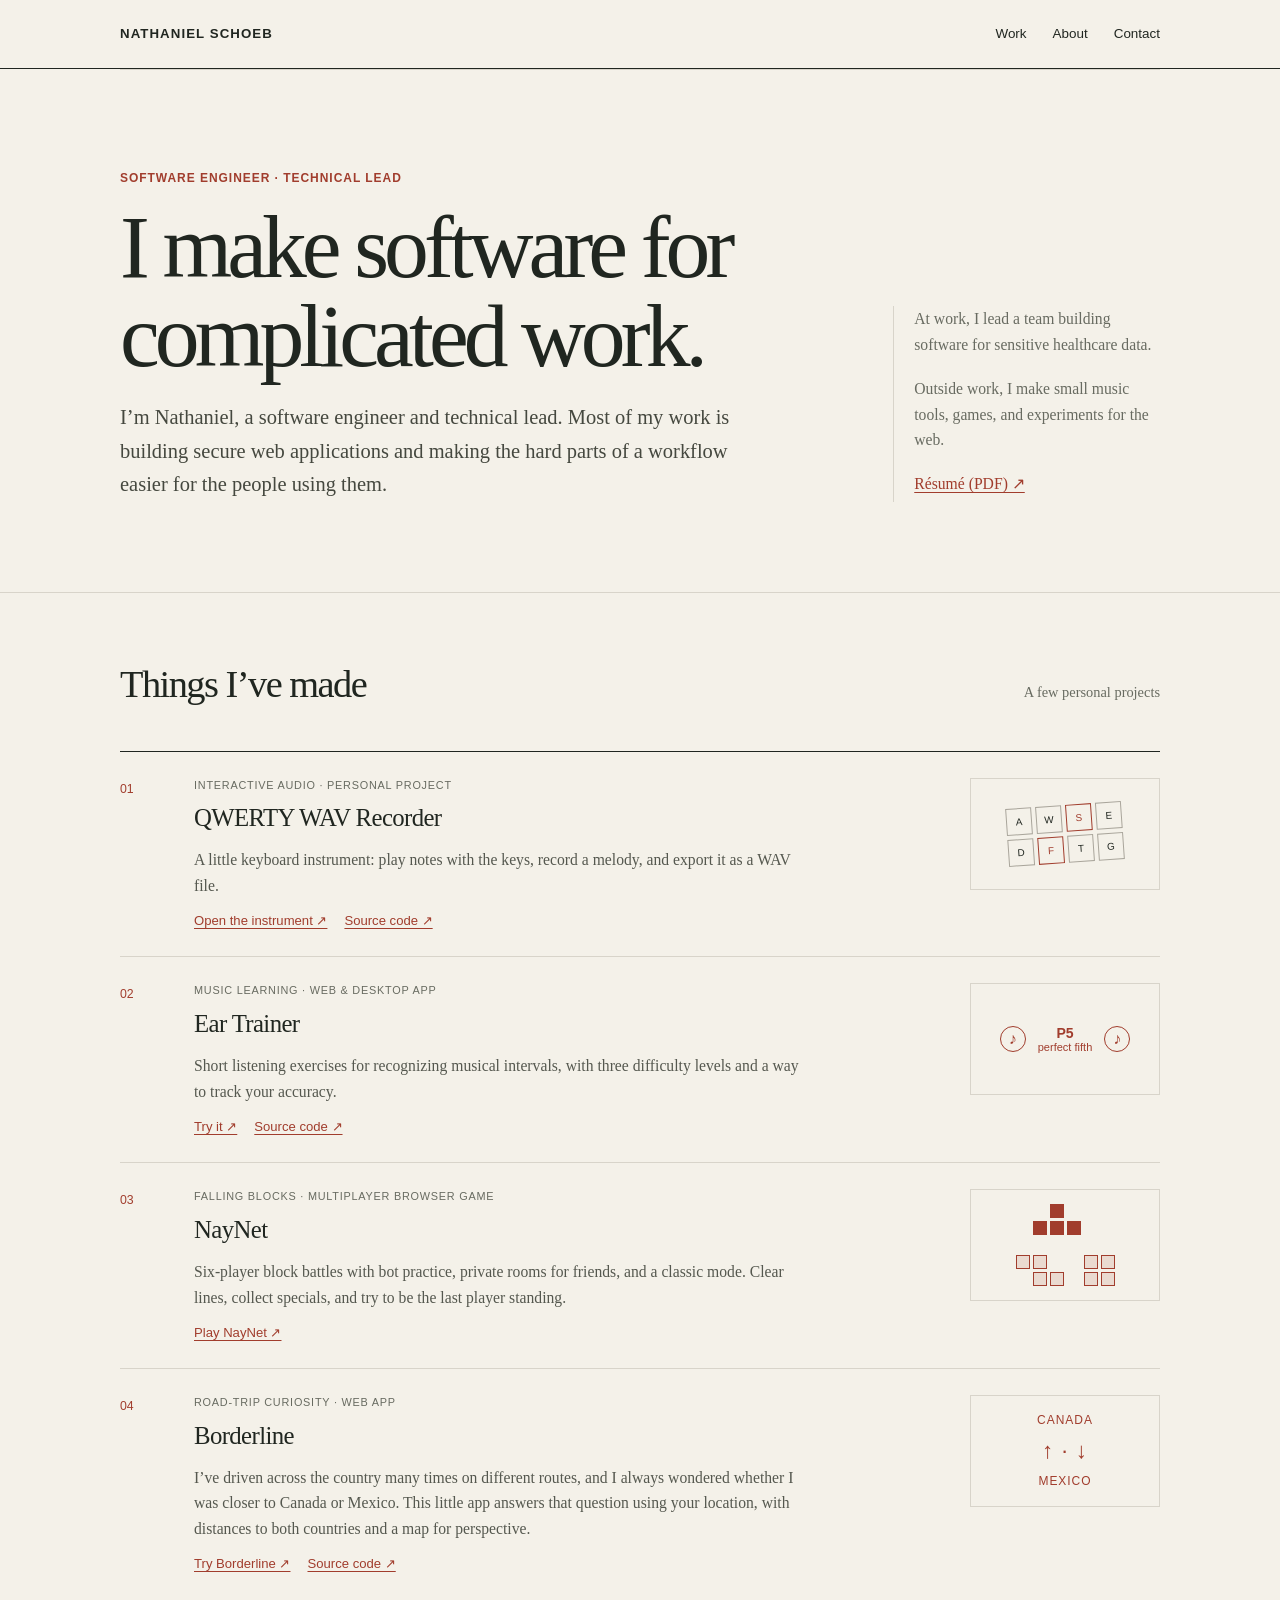
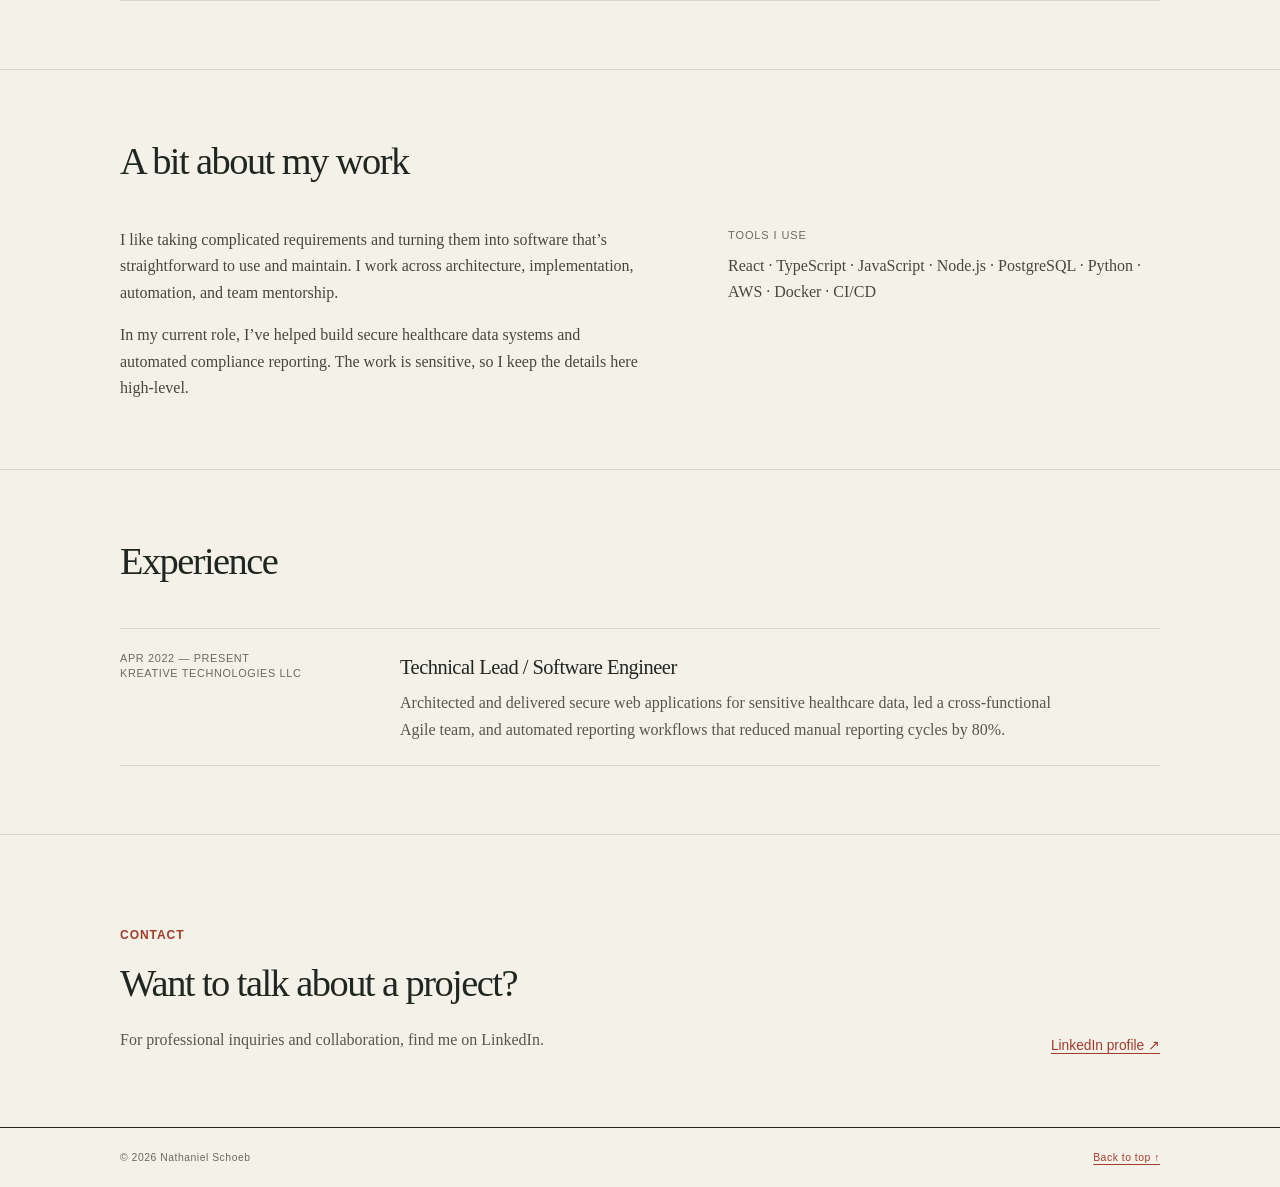
<file: index.html>
<!doctype html>
<html lang="en">
<head>
  <meta charset="utf-8">
  <meta name="viewport" content="width=device-width, initial-scale=1">
  <meta name="theme-color" content="#f4f1e9">
  <meta name="description" content="Nathaniel Schoeb is a software engineer and technical lead. A few notes on his work and side projects.">
  <title>Nathaniel Schoeb — Software Engineer</title>
  <style>
    :root {
      color-scheme: light;
      --paper: #f4f1e9;
      --ink: #202620;
      --muted: #686b61;
      --line: #d8d4ca;
      --accent: #a13d2d;
      --measure: 1040px;
    }
    * { box-sizing: border-box; }
    html { scroll-behavior: smooth; }
    body {
      margin: 0;
      background: var(--paper);
      color: var(--ink);
      font: 16px/1.65 Georgia, "Times New Roman", serif;
      -webkit-font-smoothing: antialiased;
    }
    a { color: inherit; }
    a:focus-visible { outline: 2px solid var(--accent); outline-offset: 4px; }
    .wrap { width: min(var(--measure), calc(100% - 56px)); margin: 0 auto; }
    .masthead { border-bottom: 1px solid var(--ink); }
    .nav { min-height: 68px; display: flex; align-items: center; justify-content: space-between; gap: 24px; }
    .brand { color: var(--ink); font: 700 .83rem/1.2 Arial, sans-serif; letter-spacing: .08em; text-decoration: none; text-transform: uppercase; }
    .nav-links { display: flex; gap: 26px; font: .84rem/1.2 Arial, sans-serif; }
    .nav-links a { text-decoration: none; }
    .nav-links a:hover, .text-link:hover { color: var(--accent); }
    .intro { display: grid; grid-template-columns: minmax(0, 1.45fr) minmax(220px, .55fr); gap: 70px; align-items: end; padding: 100px 0 90px; }
    .kicker, .eyebrow, .project-type, .experience-meta, .small-label, footer {
      font-family: Arial, Helvetica, sans-serif;
      font-size: .75rem;
      line-height: 1.45;
      letter-spacing: .08em;
      text-transform: uppercase;
    }
    .kicker { color: var(--accent); font-weight: 700; }
    h1 { max-width: 700px; margin: 16px 0 20px; font-size: clamp(3rem, 7vw, 5.9rem); font-weight: 400; line-height: .99; letter-spacing: -.055em; }
    .intro-copy { max-width: 620px; margin: 0; color: #45483f; font-size: clamp(1.08rem, 1.7vw, 1.28rem); }
    .intro-aside { padding: 0 0 5px 20px; border-left: 1px solid var(--line); color: var(--muted); font-size: .98rem; }
    .intro-aside p { margin: 0 0 18px; }
    .intro-aside p:last-child { margin-bottom: 0; }
    .text-link { color: var(--accent); text-decoration-thickness: 1px; text-underline-offset: 3px; }
    section { padding: 60px 0 68px; border-top: 1px solid var(--line); }
    .section-heading { display: flex; align-items: baseline; justify-content: space-between; gap: 24px; margin-bottom: 34px; }
    h2 { margin: 0; font-size: clamp(1.8rem, 3vw, 2.4rem); font-weight: 400; letter-spacing: -.04em; }
    .section-note { color: var(--muted); font-size: .9rem; }
    .project-list { border-top: 1px solid var(--ink); }
    .project { display: grid; grid-template-columns: 54px minmax(0, 1fr) 190px; gap: 20px; align-items: start; padding: 26px 0; border-bottom: 1px solid var(--line); }
    .project-number { padding-top: 3px; color: var(--accent); font: .77rem/1.4 Arial, sans-serif; }
    .project-type { color: var(--muted); font-size: .68rem; letter-spacing: .07em; }
    h3 { margin: 5px 0 8px; font-size: 1.55rem; font-weight: 400; letter-spacing: -.025em; }
    .project p { max-width: 610px; margin: 0; color: #55584f; font-size: .98rem; }
    .project-links { display: flex; flex-wrap: wrap; gap: 17px; margin-top: 13px; font: .82rem/1.4 Arial, sans-serif; }
    .project-art { min-height: 112px; display: grid; place-items: center; border: 1px solid var(--line); color: var(--accent); }
    .keys { display: grid; grid-template-columns: repeat(4, 26px); gap: 4px; transform: rotate(-4deg); }
    .key { display: grid; place-items: center; height: 27px; border: 1px solid #a9a59b; color: var(--ink); font: .62rem Arial, sans-serif; }
    .key:nth-child(3n) { color: var(--accent); border-color: var(--accent); }
    .interval-art { display: flex; align-items: center; gap: 12px; font: .69rem Arial, sans-serif; }
    .interval-note { display: grid; place-items: center; width: 26px; height: 26px; border: 1px solid var(--accent); border-radius: 50%; font-size: 1rem; }
    .interval-distance { text-align: center; }
    .interval-distance strong { display: block; font: 700 .88rem Arial, sans-serif; }
    .block-art { display: grid; grid-template-columns: repeat(6, 14px); grid-template-rows: repeat(5, 14px); gap: 3px; }
    .block-art span { border: 1px solid var(--accent); background: rgba(161, 61, 45, .13); }
    .block-art span:nth-child(-n+4) { background: var(--accent); }
    .about-grid { display: grid; grid-template-columns: 1.1fr .9fr; gap: 80px; }
    .about p { max-width: 650px; margin: 0 0 16px; color: #45483f; }
    .about p:last-child { margin-bottom: 0; }
    .small-label { margin: 0 0 10px; color: var(--muted); font-size: .69rem; }
    .tools { margin: 0; color: #45483f; font-size: 1rem; }
    .experience { display: grid; grid-template-columns: 240px minmax(0, 1fr); gap: 40px; padding: 22px 0; border-top: 1px solid var(--line); }
    .experience:last-child { border-bottom: 1px solid var(--line); }
    .experience-meta { color: var(--muted); font-size: .68rem; letter-spacing: .06em; }
    .experience h3 { margin: 0 0 6px; font-size: 1.28rem; }
    .experience p { max-width: 670px; margin: 0; color: #55584f; }
    .contact { display: flex; align-items: end; justify-content: space-between; gap: 28px; padding: 32px 0 6px; }
    .contact h2 { max-width: 560px; margin-top: 7px; }
    .contact p { max-width: 520px; margin: 12px 0 0; color: #55584f; }
    .contact-link { flex: 0 0 auto; font: .86rem Arial, sans-serif; }
    footer { padding: 22px 0; border-top: 1px solid var(--ink); color: var(--muted); font-size: .65rem; letter-spacing: .05em; text-transform: none; }
    .footer-inner { display: flex; justify-content: space-between; gap: 20px; }
    @media (max-width: 700px) {
      .wrap { width: min(var(--measure), calc(100% - 36px)); }
      .nav { min-height: 62px; }
      .nav-links { gap: 15px; font-size: .78rem; }
      .intro { grid-template-columns: 1fr; gap: 26px; padding: 74px 0 60px; }
      .intro-aside { max-width: 460px; }
      section { padding: 48px 0 54px; }
      .project { grid-template-columns: 30px minmax(0, 1fr); gap: 12px; }
      .project-art { grid-column: 2; min-height: 80px; max-width: 220px; margin-top: 4px; }
      .section-heading { align-items: flex-start; flex-direction: column; gap: 6px; margin-bottom: 24px; }
      .about-grid, .experience { grid-template-columns: 1fr; gap: 16px; }
      .contact { align-items: flex-start; flex-direction: column; }
    }
    @media (max-width: 390px) {
      .brand { font-size: .72rem; }
      .nav-links { gap: 10px; font-size: .73rem; }
      h1 { font-size: 2.8rem; }
      .project { grid-template-columns: 24px minmax(0, 1fr); }
      .project-links { gap: 12px; }
    }
    @media (prefers-reduced-motion: reduce) { html { scroll-behavior: auto; } }
  </style>
</head>
<body>
  <header class="masthead">
    <div class="wrap nav">
      <a class="brand" href="#home" aria-label="Nathaniel Schoeb, home">Nathaniel Schoeb</a>
      <nav class="nav-links" aria-label="Main navigation"><a href="#work">Work</a><a href="#about">About</a><a href="#contact">Contact</a></nav>
    </div>
  </header>
  <main>
    <section class="intro wrap" id="home" aria-labelledby="intro-title">
      <div>
        <div class="kicker">Software engineer · Technical lead</div>
        <h1 id="intro-title">I make software for complicated work.</h1>
        <p class="intro-copy">I’m Nathaniel, a software engineer and technical lead. Most of my work is building secure web applications and making the hard parts of a workflow easier for the people using them.</p>
      </div>
      <aside class="intro-aside" aria-label="A little more about me">
        <p>At work, I lead a team building software for sensitive healthcare data.</p>
        <p>Outside work, I make small music tools, games, and experiments for the web.</p>
        <p><a class="text-link" href="/Nathaniel_Schoeb_Resume.pdf" download="Nathaniel_Schoeb_Resume.pdf">Résumé (PDF) ↗</a></p>
      </aside>
    </section>
    <section id="work" aria-labelledby="work-title">
      <div class="wrap">
        <div class="section-heading"><h2 id="work-title">Things I’ve made</h2><span class="section-note">A few personal projects</span></div>
        <div class="project-list">
          <article class="project">
            <div class="project-number">01</div>
            <div>
              <div class="project-type">Interactive audio · Personal project</div>
              <h3>QWERTY WAV Recorder</h3>
              <p>A little keyboard instrument: play notes with the keys, record a melody, and export it as a WAV file.</p>
              <div class="project-links"><a class="text-link" href="https://nschoeb.github.io/qwerty-wav-recorder/" target="_blank" rel="noopener noreferrer">Open the instrument ↗</a><a class="text-link" href="https://github.com/nschoeb/qwerty-wav-recorder" target="_blank" rel="noopener noreferrer">Source code ↗</a></div>
            </div>
            <div class="project-art" aria-hidden="true"><div class="keys"><span class="key">A</span><span class="key">W</span><span class="key">S</span><span class="key">E</span><span class="key">D</span><span class="key">F</span><span class="key">T</span><span class="key">G</span></div></div>
          </article>
          <article class="project">
            <div class="project-number">02</div>
            <div>
              <div class="project-type">Music learning · Web &amp; desktop app</div>
              <h3>Ear Trainer</h3>
              <p>Short listening exercises for recognizing musical intervals, with three difficulty levels and a way to track your accuracy.</p>
              <div class="project-links"><a class="text-link" href="https://nschoeb.com/ear-trainer/" target="_blank" rel="noopener noreferrer">Try it ↗</a><a class="text-link" href="https://github.com/nschoeb/ear-trainer" target="_blank" rel="noopener noreferrer">Source code ↗</a></div>
            </div>
            <div class="project-art" aria-hidden="true"><div class="interval-art"><span class="interval-note">♪</span><span class="interval-distance"><strong>P5</strong>perfect fifth</span><span class="interval-note">♪</span></div></div>
          </article>
          <article class="project">
            <div class="project-number">03</div>
            <div>
              <div class="project-type">Falling blocks · Multiplayer browser game</div>
              <h3>NayNet</h3>
              <p>Six-player block battles with bot practice, private rooms for friends, and a classic mode. Clear lines, collect specials, and try to be the last player standing.</p>
              <div class="project-links"><a class="text-link" href="https://naynet.steadyolm32.chatgpt.site" target="_blank" rel="noopener noreferrer">Play NayNet ↗</a></div>
            </div>
            <div class="project-art" aria-hidden="true"><div class="block-art"><span style="grid-area:1 / 3"></span><span style="grid-area:2 / 2"></span><span style="grid-area:2 / 3"></span><span style="grid-area:2 / 4"></span><span style="grid-area:4 / 1"></span><span style="grid-area:4 / 2"></span><span style="grid-area:5 / 2"></span><span style="grid-area:5 / 3"></span><span style="grid-area:4 / 5"></span><span style="grid-area:4 / 6"></span><span style="grid-area:5 / 5"></span><span style="grid-area:5 / 6"></span></div></div>
          </article>
          <article class="project" id="borderline-project">
            <div class="project-number">04</div>
            <div>
              <div class="project-type">Road-trip curiosity · Web app</div>
              <h3>Borderline</h3>
              <p>I’ve driven across the country many times on different routes, and I always wondered whether I was closer to Canada or Mexico. This little app answers that question using your location, with distances to both countries and a map for perspective.</p>
              <div class="project-links"><a class="text-link" href="/borderline/">Try Borderline ↗</a><a class="text-link" href="https://github.com/nschoeb/nschoeb.github.io/tree/main/borderline" target="_blank" rel="noopener noreferrer">Source code ↗</a></div>
            </div>
            <div class="project-art" aria-hidden="true"><div style="display:grid;gap:6px;text-align:center;font:.75rem/1.4 Arial,sans-serif;letter-spacing:.08em"><span>CANADA</span><span style="font-size:1.4rem">↑ · ↓</span><span>MEXICO</span></div></div>
          </article>
        </div>
      </div>
    </section>
    <section id="about" aria-labelledby="about-title">
      <div class="wrap">
        <div class="section-heading"><h2 id="about-title">A bit about my work</h2></div>
        <div class="about-grid">
          <div class="about">
            <p>I like taking complicated requirements and turning them into software that’s straightforward to use and maintain. I work across architecture, implementation, automation, and team mentorship.</p>
            <p>In my current role, I’ve helped build secure healthcare data systems and automated compliance reporting. The work is sensitive, so I keep the details here high-level.</p>
          </div>
          <div><p class="small-label">Tools I use</p><p class="tools">React · TypeScript · JavaScript · Node.js · PostgreSQL · Python · AWS · Docker · CI/CD</p></div>
        </div>
      </div>
    </section>
    <section id="experience" aria-labelledby="experience-title">
      <div class="wrap">
        <div class="section-heading"><h2 id="experience-title">Experience</h2></div>
        <article class="experience">
          <div class="experience-meta">Apr 2022 — Present<br>Kreative Technologies LLC</div>
          <div><h3>Technical Lead / Software Engineer</h3><p>Architected and delivered secure web applications for sensitive healthcare data, led a cross-functional Agile team, and automated reporting workflows that reduced manual reporting cycles by 80%.</p></div>
        </article>
      </div>
    </section>
    <section id="contact" aria-labelledby="contact-title">
      <div class="wrap contact">
        <div><div class="kicker">Contact</div><h2 id="contact-title">Want to talk about a project?</h2><p>For professional inquiries and collaboration, find me on LinkedIn.</p></div>
        <a class="text-link contact-link" href="https://www.linkedin.com/in/nschoeb/" target="_blank" rel="noopener noreferrer">LinkedIn profile ↗</a>
      </div>
    </section>
  </main>
  <footer><div class="wrap footer-inner"><span>© 2026 Nathaniel Schoeb</span><a class="text-link" href="#home">Back to top ↑</a></div></footer>
</body>
</html>
</file>
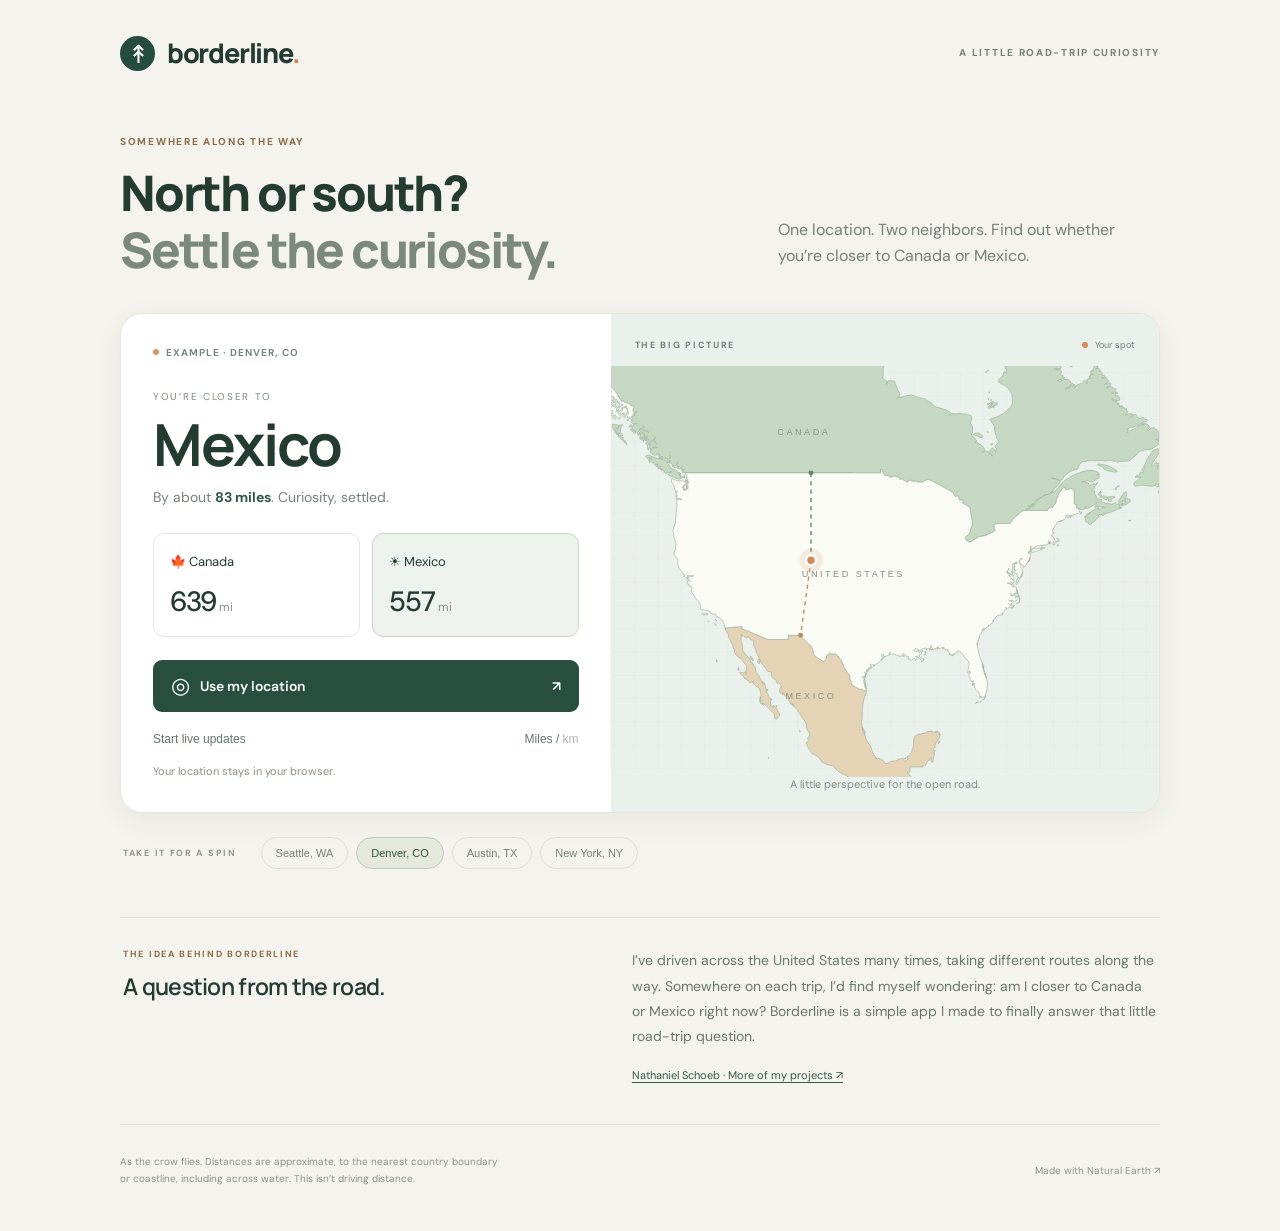
<file: borderline/index.html>
<!doctype html>
<html lang="en"><head><meta charset="utf-8"><meta name="viewport" content="width=device-width,initial-scale=1"><meta name="theme-color" content="#f4f3ed"><meta name="description" content="Canada or Mexico? Find out which country is closer with this simple road-trip companion."><title>Borderline · Canada or Mexico?</title><link rel="stylesheet" href="style.css"></head>
<body><main>
<header><a class="brand" href="./"><span class="brand-icon">↟</span> borderline<span class="brand-dot">.</span></a><span class="tag">A LITTLE ROAD-TRIP CURIOSITY</span></header>
<section class="intro"><div class="eyebrow">SOMEWHERE ALONG THE WAY</div><h1>North or south?<br><span>Settle the curiosity.</span></h1><p>One location. Two neighbors. Find out whether<br class="desktop"> you’re closer to Canada or Mexico.</p></section>
<section class="app" aria-label="Country distance finder">
<div class="result"><div class="location"><span class="status-dot"></span><span id="location">EXAMPLE · DENVER, CO</span></div><div aria-live="polite" aria-atomic="true"><p class="closer-label" id="resultLabel">YOU’RE CLOSER TO</p><h2 id="winner">Loading…</h2><p id="difference" class="difference">Getting the lay of the land.</p></div>
<div class="distance-grid"><div class="country" id="canadaCard"><span>🍁 Canada</span><div><strong id="canada">—</strong><span class="unit"> mi</span></div></div><div class="country" id="mexicoCard"><span>☀ Mexico</span><div><strong id="mexico">—</strong><span class="unit"> mi</span></div></div></div>
<button id="locate" class="primary" disabled><span>◎</span> Use my location <span class="arrow">↗</span></button><div class="controls"><button id="track" disabled>Start live updates</button><button id="units" aria-label="Switch to kilometers">Miles / <span>km</span></button></div><p id="message" class="message" role="status">Your location stays in your browser.</p></div>
<div class="map-panel"><div class="map-heading"><span>THE BIG PICTURE</span><span class="map-key"><i></i> Your spot</span></div><svg id="map" viewBox="0 0 660 480" role="img" aria-label="Map showing your location and the nearest point in each country"><defs><pattern id="grid" width="28" height="28" patternUnits="userSpaceOnUse"><path d="M 28 0 L 0 0 0 28" fill="none" stroke="#dddeda" stroke-width=".6"/></pattern></defs><rect width="660" height="480" fill="url(#grid)"/><g id="geography"></g><g id="routes"></g><g id="labels"></g></svg><p class="map-note">A little perspective for the open road.</p></div>
</section>
<section class="try"><span>TAKE IT FOR A SPIN</span><div id="examples"><button data-city="Seattle">Seattle, WA</button><button data-city="Denver" class="selected">Denver, CO</button><button data-city="Austin">Austin, TX</button><button data-city="New York">New York, NY</button></div></section>
<section class="story" aria-labelledby="story-title"><div><div class="eyebrow">THE IDEA BEHIND BORDERLINE</div><h3 id="story-title">A question from the road.</h3></div><div><p>I’ve driven across the United States many times, taking different routes along the way. Somewhere on each trip, I’d find myself wondering: am I closer to Canada or Mexico right now? Borderline is a simple app I made to finally answer that little road-trip question.</p><a href="https://nschoeb.com/">Nathaniel Schoeb · More of my projects ↗</a></div></section>
<footer><p>As the crow flies. Distances are approximate, to the nearest country boundary<br class="desktop"> or coastline, including across water. This isn’t driving distance.</p><a href="https://www.naturalearthdata.com/" target="_blank" rel="noopener">Made with Natural Earth ↗</a></footer>
</main><script type="module" src="app.js"></script></body></html>
</file>
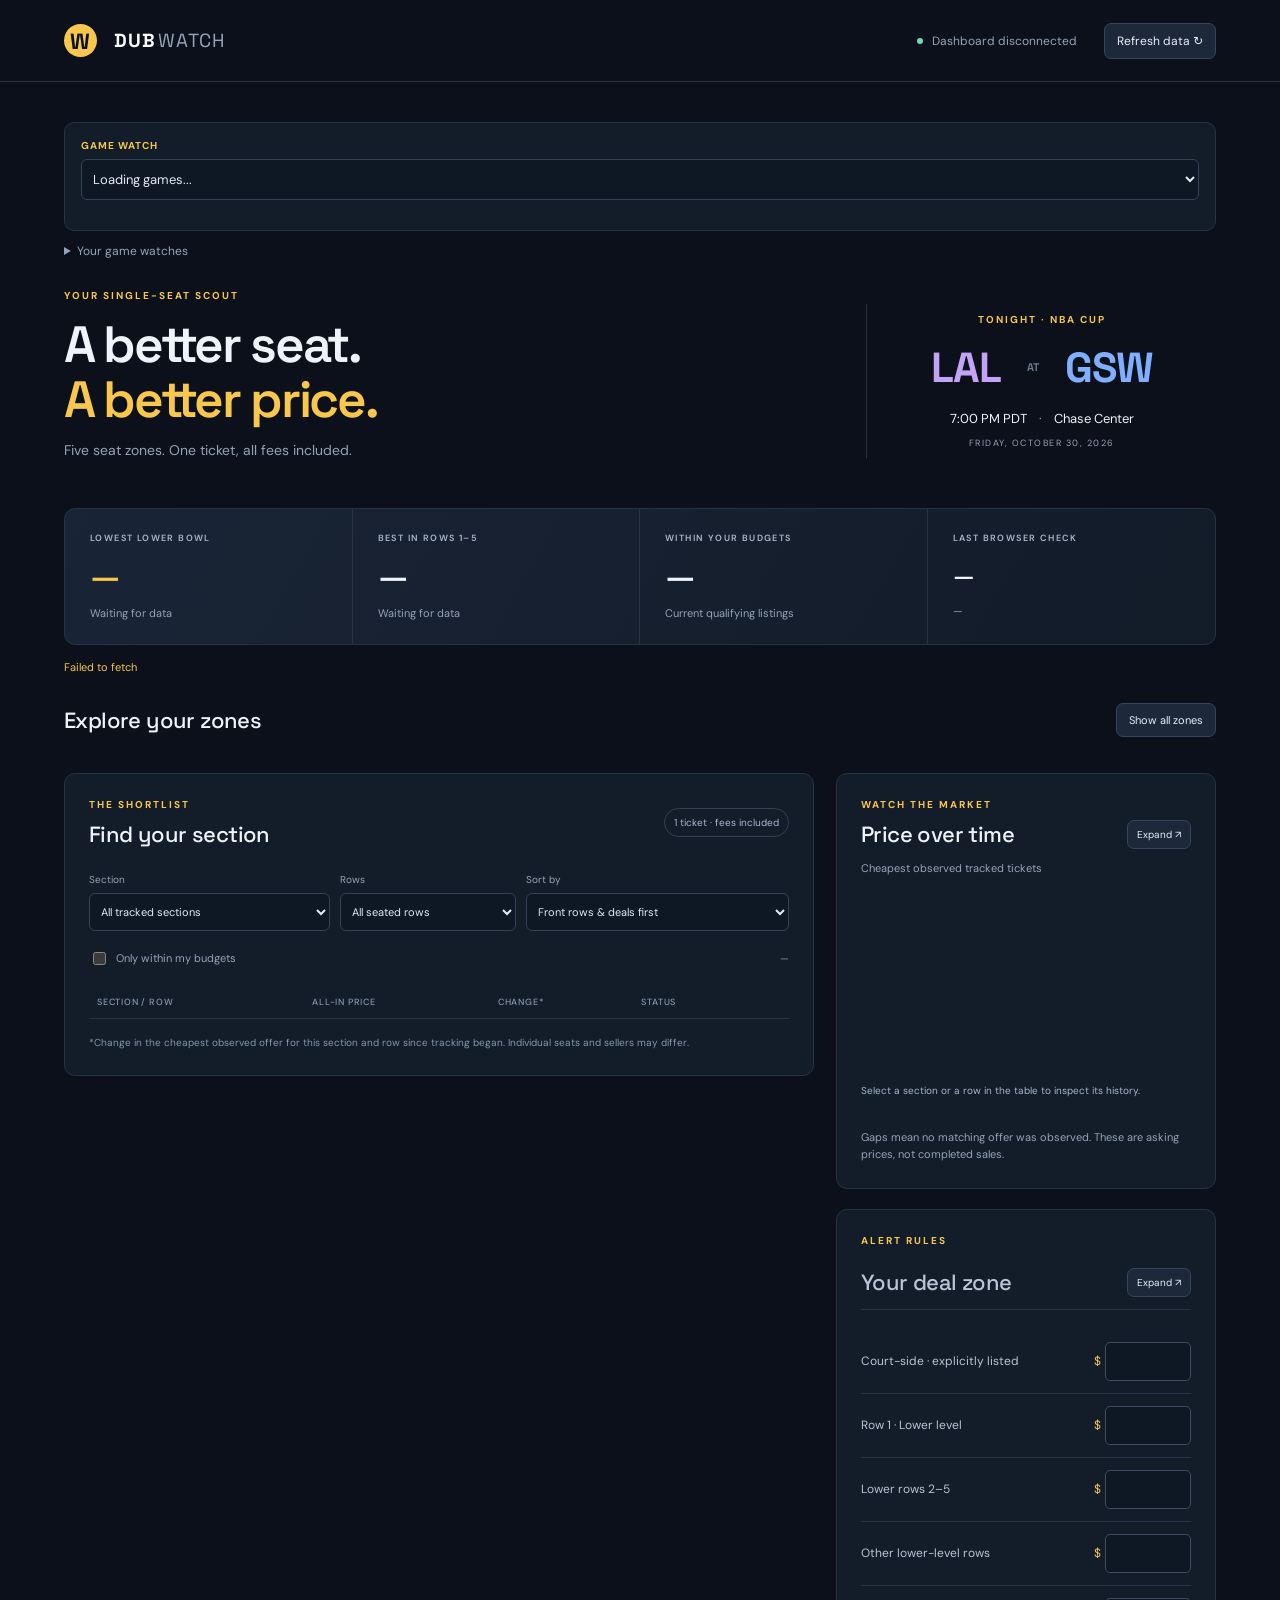
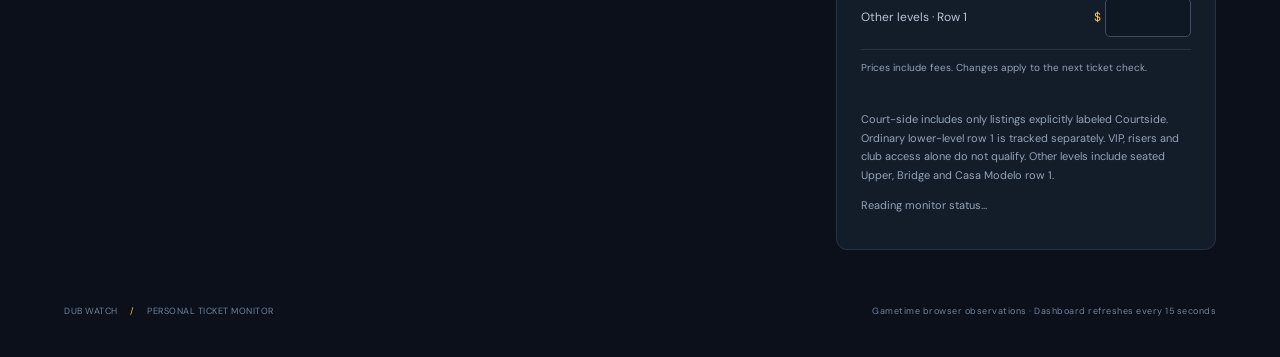
<file: dub-watch/index.html>
<!doctype html>
<html lang="en" data-mode="public" data-snapshot-url="https://raw.githubusercontent.com/nschoeb/nschoeb.github.io/refs/heads/codex/dub-watch-data/latest.json">
<head><meta charset="utf-8"><meta name="viewport" content="width=device-width,initial-scale=1"><title>Dub Watch · Warriors ticket deals</title><link rel="stylesheet" href="./styles.css?v=30d56929f0af"></head>
<body class="public-dashboard">
<header><a class="brand" href="./" aria-label="Dub Watch home"><span class="brand-icon">W</span>DUB<span>WATCH</span></a><div class="header-right"><span class="dot"></span><span id="health">Connecting to monitor</span><button id="refresh" title="Reload saved dashboard data">Refresh data ↻</button><button id="check-now" disabled>Check now</button></div></header>
<main>
<section class="watch-bar" aria-label="Game watches"><div><label for="game-picker">GAME WATCH</label><select id="game-picker" aria-label="Game watch"><option>Loading games...</option></select></div><div class="watch-actions"><button id="browse-games" type="button">Browse games</button><button id="add-watch" type="button">Add game</button><button id="toggle-watch" type="button">Pause watch</button></div><p id="watch-status" role="status"></p></section><details class="watch-overview"><summary id="watch-count">Your game watches</summary><div id="watch-list"></div></details>
<details id="upcoming-panel" class="upcoming-panel"><summary>Upcoming Warriors home games <span id="upcoming-count"></span></summary><div class="upcoming-toolbar"><p id="upcoming-help">Chase Center &middot; All times Pacific. Pick a game to start its own watch.</p><button id="refresh-schedule" type="button">Refresh schedule</button></div><label for="upcoming-search">Find an opponent<input id="upcoming-search" type="search" placeholder="Filter games, e.g. Lakers or Clippers"></label><p id="upcoming-status" role="status">Loading upcoming home games...</p><div id="upcoming-list" class="upcoming-list"></div></details><section class="hero"><div><div class="eyebrow">YOUR SINGLE-SEAT SCOUT</div><h1>A better seat.<br><span>A better price.</span></h1><p>Five seat zones. One ticket, all fees included.</p></div><div class="matchup"><div class="game-label" id="game-heading">TONIGHT · NBA CUP</div><div class="teams" id="game-matchup"><span class="team lakers">LAL</span><span class="versus">AT</span><span class="team warriors">GSW</span></div><div class="game-time" id="game-tipoff">7:00 PM PDT <span>·</span> Chase Center</div><div class="game-note" id="game-date">FRIDAY, OCTOBER 30, 2026</div></div></section>
<section class="stats" aria-label="Current market summary"><article><span>LOWEST LOWER BOWL</span><strong id="low">—</strong><small id="low-seat">Waiting for data</small></article><article><span>BEST IN ROWS 1–5</span><strong id="front">—</strong><small id="front-seat">Waiting for data</small></article><article><span id="qualifying-label">WITHIN YOUR BUDGETS</span><strong id="qualifying">—</strong><small>Current qualifying listings</small></article><article><span>LAST BROWSER CHECK</span><strong id="last" class="time">—</strong><small id="capture-count">—</small></article></section>
<div id="deal-policy" class="deal-policy" hidden></div><div id="notice" class="notice" role="status"></div>
<p id="sharing-status" class="sharing-status"></p><p id="check-status" role="status" aria-live="polite"></p>
<div class="zone-heading"><h2>Explore your zones</h2><button id="all-zones">Show all zones</button></div><div id="zone-cards" class="zone-cards" aria-label="Seat zones"></div><section class="workspace"><div class="panel inventory"><div class="panel-heading"><div><div class="eyebrow">THE SHORTLIST</div><h2>Find your section</h2></div><span class="pill">1 ticket · fees included</span></div>
<div class="filters"><label>Section<select id="section" aria-label="Section"><option value="all">All tracked sections</option></select></label><label>Rows<select id="rows" aria-label="Rows"><option value="all">All seated rows</option><option value="5">First 5 rows</option><option value="1">Row 1 only</option></select></label><label>Sort by<select id="sort" aria-label="Sort by"><option value="recommended">Front rows & deals first</option><option value="price">Lowest price</option><option value="row">Closest row</option><option value="deal">Biggest comparable discount</option><option value="drop">Biggest recorded drop</option></select></label></div>
<div class="list-toolbar"><div class="deal-toggles"><label class="check"><input type="checkbox" id="deals"> Only within my budgets</label><label class="check" id="exceptional-filter" hidden><input type="checkbox" id="exceptional"> Only exceptional deals</label></div><span id="result-count">—</span></div>
<div class="table-wrap"><table><thead><tr><th>SECTION / ROW</th><th>ALL-IN PRICE</th><th>CHANGE*</th><th>STATUS</th><th><span class="sr-only">Open listing</span></th></tr></thead><tbody id="listings"></tbody></table></div><p id="empty" hidden>No listings match these filters. Try another section or row range.</p><p class="footnote">*Change in the cheapest observed offer for this section and row since tracking began. Individual seats and sellers may differ.</p></div>
<aside><div class="panel trend"><div class="eyebrow">WATCH THE MARKET</div><div class="market-panel-heading"><h2>Price over time</h2><button id="expand-market" type="button" aria-label="Expand chart and thresholds" aria-haspopup="dialog" aria-controls="market-dialog">Expand &#8599;</button></div><p id="chart-subtitle">Cheapest observed tracked tickets</p><div id="chart-legend" class="chart-legend" aria-label="Price history zones"></div><div id="chart" aria-label="Ticket price history chart"></div><div id="chart-detail" class="chart-detail">Select a section or a row in the table to inspect its history.</div><button id="clear-chart" hidden>Clear selected row</button><p class="footnote">Gaps mean no matching offer was observed. These are asking prices, not completed sales.</p></div>
<div class="panel budgets"><div class="eyebrow">ALERT RULES</div><div class="market-panel-heading"><h2 id="budget-panel-title">Your deal zone</h2><button id="expand-budgets" type="button" aria-label="Expand thresholds and chart" aria-haspopup="dialog" aria-controls="market-dialog">Expand &#8599;</button></div><form id="budget-form"><label class="budget-field" for="budgetCourt"><span>Court-side &middot; explicitly listed</span><span class="dollar-input">$<input id="budgetCourt" name="courtside" type="number" min="0" max="10000" step="1" required inputmode="numeric"></span></label><label class="budget-field" for="budget2"><span>Row 1 &middot; Lower level</span><span class="dollar-input">$<input id="budget2" name="row1" type="number" min="0" max="10000" step="1" required inputmode="numeric"></span></label><label class="budget-field" for="budget5"><span>Lower rows 2&ndash;5</span><span class="dollar-input">$<input id="budget5" name="rows2to5" type="number" min="0" max="10000" step="1" required inputmode="numeric"></span></label><label class="budget-field" for="budgetAll"><span>Other lower-level rows</span><span class="dollar-input">$<input id="budgetAll" name="lower" type="number" min="0" max="10000" step="1" required inputmode="numeric"></span></label><label class="budget-field" for="budgetOther"><span>Other levels &middot; Row 1</span><span class="dollar-input">$<input id="budgetOther" name="otherFront" type="number" min="0" max="10000" step="1" required inputmode="numeric"></span></label><div class="budget-actions"><button id="save-budgets" type="submit" disabled>Save thresholds</button><button id="cancel-budgets" type="button" hidden>Cancel</button></div><button type="button" id="save-defaults" class="default-caps">Use these caps for new games</button><p id="budget-status" role="status" aria-live="polite">Prices include fees. Changes apply to the next ticket check.</p></form><p class="footnote">Court-side includes only listings explicitly labeled Courtside. Ordinary lower-level row 1 is tracked separately. VIP, risers and club access alone do not qualify. Other levels include seated Upper, Bridge and Casa Modelo row 1.</p><p id="monitor-description">Reading monitor status…</p><p id="next-check"></p></div></aside></section>
<footer><span>DUB WATCH <span class="footer-divider">/</span> PERSONAL TICKET MONITOR</span><span>Gametime browser observations · Dashboard refreshes every 15 seconds</span></footer>
</main><dialog id="market-dialog" aria-labelledby="market-dialog-title"><div class="market-dialog-heading"><div><div class="eyebrow">WATCH THE MARKET</div><h2 id="market-dialog-title">Prices &amp; your thresholds</h2></div><button id="close-market" type="button">Restore view &#8601;</button></div><div id="market-dialog-panels" class="market-dialog-grid"></div></dialog><dialog id="add-watch-dialog" aria-labelledby="add-watch-title"><div class="market-dialog-heading"><h2 id="add-watch-title">Watch another game</h2><button id="close-add-watch" type="button">Close</button></div><form id="add-watch-form"><label>Gametime Warriors home-game link<input id="watch-url" type="url" required maxlength="2048" placeholder="https://gametime.co/.../events/..."></label><label>Game name<input id="watch-title" maxlength="120" placeholder="e.g. Clippers at Warriors"></label><label>Tipoff &middot; Pacific time<input id="watch-tipoff" type="datetime-local" required></label><p class="footnote">Pasting a link loads the game name and actual tipoff from Gametime. If lookup is unavailable, enter the details manually. New games inherit your default caps and start with their own empty history.</p><p id="add-watch-status" role="status"></p><button id="submit-watch" type="submit">Add watch</button></form></dialog><script src="./app.js?v=30d56929f0af"></script></body></html>
</file>
<file: borderline/style.css>
@import url('https://fonts.googleapis.com/css2?family=DM+Sans:wght@400;500;600;700&family=Manrope:wght@400;500;600;700;800&display=swap');
:root{font-family:'DM Sans',sans-serif;color:#243b32;background:#f4f3ed;font-synthesis:none}*{box-sizing:border-box}body{margin:0}main{max-width:1120px;margin:auto;padding:34px 40px}header{display:flex;justify-content:space-between;align-items:center}.brand{font-family:Manrope,sans-serif;font-size:27px;font-weight:800;letter-spacing:-1.2px;color:inherit;text-decoration:none}.brand-icon{display:inline-flex;background:#254c3e;color:#fff;width:35px;height:35px;align-items:center;justify-content:center;border-radius:50%;margin-right:8px;font-size:25px}.brand-dot{color:#d4834f}.tag,.eyebrow,.map-heading,.try>span{font-size:10px;font-weight:700;letter-spacing:1.7px}.tag{color:#768078}.intro{padding:64px 0 34px}.eyebrow{color:#8b6c48;margin-bottom:17px}h1{font-family:Manrope,sans-serif;font-size:49px;letter-spacing:-2.2px;line-height:1.16;margin:0;font-weight:800}h1 span{color:#7b887e}.intro p{font-size:16px;line-height:1.65;color:#768078;margin:20px 0 0}.app{display:grid;grid-template-columns:1fr 1.12fr;background:#fff;border-radius:22px;overflow:hidden;border:1px solid #e4e5dc;box-shadow:0 8px 28px #334b3210}.result{padding:32px}.location{display:flex;align-items:center;gap:7px;font-size:10px;font-weight:700;letter-spacing:1px;color:#78857c}.status-dot{width:6px;height:6px;background:#d19a5d;border-radius:50%}.closer-label{font-size:10px;letter-spacing:1.7px;color:#7f897f;margin:31px 0 8px}h2{font-family:Manrope,sans-serif;font-size:58px;letter-spacing:-2px;margin:0;line-height:1.15}.difference{font-size:14px;color:#768078;margin:11px 0 27px}.difference b{color:#2e5745}.distance-grid{display:grid;grid-template-columns:1fr 1fr;gap:12px}.country{border:1px solid #e3e7df;border-radius:11px;padding:16px}.country>span{font-size:13px}.country>div{margin-top:12px}.country strong{font-size:28px;font-weight:500;letter-spacing:-1px}.unit{font-size:12px;color:#859084}.country.active{background:#edf3ec;border-color:#c8d7c5}.primary{border:0;background:#284f3e;color:#fff;width:100%;border-radius:9px;font:600 14px 'DM Sans',sans-serif;padding:17px 18px;margin-top:23px;display:flex;align-items:center;gap:10px;cursor:pointer}.primary:hover{background:#1a3c2d}.primary>span:first-child{font-size:22px;line-height:14px}.arrow{margin-left:auto}.controls{display:flex;justify-content:space-between;margin-top:16px}.controls button{border:0;background:none;color:#65766b;font-size:12px;cursor:pointer;padding:4px 0}.controls button span{color:#b1b7b0}.message{font-size:11px;color:#899187;line-height:1.5;min-height:17px;margin:13px 0 0}.map-panel{background:#eaf0eb;display:flex;flex-direction:column;justify-content:space-between;padding:25px 0 21px;overflow:hidden}.map-heading{display:flex;justify-content:space-between;padding:0 24px;color:#748178;font-size:9px}.map-key{letter-spacing:0;font-weight:400}.map-key i{display:inline-block;width:6px;height:6px;border-radius:50%;background:#d58a54;margin-right:5px}svg{width:100%;margin-top:15px;flex:1}.map-note{text-align:center;font-size:11px;color:#859187;margin:0}.try{display:flex;align-items:center;gap:24px;margin-top:24px;padding:0 3px}.try>span{color:#91978c;font-size:9px;white-space:nowrap}#examples{display:flex;gap:8px;flex-wrap:wrap}#examples button{border:1px solid #dedfd5;background:transparent;border-radius:30px;padding:9px 14px;font-size:11px;color:#788376;cursor:pointer}#examples button:hover,#examples button.selected{background:#e5e9dd;border-color:#bfcbb8;color:#31523f}footer{display:flex;justify-content:space-between;align-items:center;margin-top:40px;padding-top:18px;border-top:1px solid #dfe1d6;font-size:10px;color:#8c9487;line-height:1.7}footer a{color:inherit;text-decoration:none}button:focus-visible,a:focus-visible{outline:3px solid #d28a55;outline-offset:4px}button:disabled{opacity:.5;cursor:wait}@media(min-width:1000px){.intro{position:relative}.intro p{position:absolute;right:45px;bottom:43px}}@media(max-width:700px){main{padding:24px 20px}.tag{display:none}.intro{padding:44px 0 26px}h1{font-size:37px;letter-spacing:-1.5px}.intro p{font-size:14px}.app{grid-template-columns:1fr}.result{padding:26px}.map-panel{height:280px}.map-panel svg{min-height:0}.closer-label{margin-top:27px}h2{font-size:53px}.try{flex-direction:column;align-items:flex-start;gap:12px}footer{align-items:flex-start;gap:15px;flex-direction:column;margin-top:28px}.desktop{display:none}}

.story{display:grid;grid-template-columns:1fr 1.12fr;gap:40px;margin-top:48px;padding:30px 3px 0;border-top:1px solid #dfe1d6}.story .eyebrow{font-size:9px;margin-bottom:10px}.story h3{font-family:Manrope,sans-serif;font-size:23px;font-weight:600;letter-spacing:-.7px;margin:0}.story p{font-size:14px;line-height:1.8;color:#69796d;margin:0 0 14px}.story a{font-size:11px;color:#365a45;text-underline-offset:3px}@media(max-width:700px){.story{grid-template-columns:1fr;gap:18px;margin-top:30px;padding-top:24px}.story p{font-size:13px}}
</file>
<file: dub-watch/styles.css>
@import url('https://fonts.googleapis.com/css2?family=DM+Sans:wght@400;500;600;700&family=Space+Grotesk:wght@400;500;600;700&display=swap');
:root{color-scheme:dark;--bg:#0b101a;--panel:#131c29;--line:#273344;--muted:#94a4b9;--gold:#f8c74c;--blue:#73aafa;--green:#74d8b3}*{box-sizing:border-box}body{margin:0;background:var(--bg);color:#eff3fa;font-family:'DM Sans',system-ui,sans-serif;font-size:14px}header{height:82px;border-bottom:1px solid var(--line);display:flex;align-items:center;justify-content:space-between;padding:0 5%}.brand{font-family:'Space Grotesk',sans-serif;display:flex;align-items:center;gap:8px;font-size:19px;font-weight:700;letter-spacing:1px;text-decoration:none;color:white}.brand>span:last-child{color:var(--muted);font-weight:400;margin-left:-6px}.brand-icon{display:grid;place-items:center;color:var(--bg);background:var(--gold);width:33px;height:33px;border-radius:50%;font-size:22px;margin-right:9px}.header-right{display:flex;align-items:center;gap:9px;color:var(--muted);font-size:12px}.dot{width:6px;height:6px;border-radius:50%;background:var(--green)}button{font:inherit;cursor:pointer;color:#e9eef8;background:#1d293b;border:1px solid #35455b;border-radius:7px;padding:9px 12px}.header-right button{margin-left:18px}main{max-width:1510px;margin:auto;padding:40px 5% 20px}.hero{display:flex;justify-content:space-between;gap:30px;align-items:center;padding:2px 0 35px}.eyebrow{font-size:10px;font-weight:700;letter-spacing:2px;color:var(--gold)}h1{font-family:'Space Grotesk',sans-serif;letter-spacing:-2.3px;font-size:51px;line-height:1.08;margin:15px 0 14px;font-weight:600}h1 span{color:var(--gold)}.hero p{color:var(--muted);font-size:14px}.matchup{width:350px;text-align:center;border-left:1px solid var(--line);padding:9px 28px}.game-label{color:var(--gold);font-size:10px;letter-spacing:2px;font-weight:700}.teams{display:flex;align-items:center;justify-content:center;gap:26px;margin:17px 0}.team{font-family:'Space Grotesk';font-size:42px;font-weight:700;letter-spacing:-1px}.lakers{color:#c3a3f5}.warriors{color:#80afff}.versus{font-size:11px;color:#718299}.game-time{font-size:13px}.game-time span{margin:0 9px;color:var(--muted)}.game-note{font-size:9px;letter-spacing:1.5px;margin-top:10px;color:var(--muted)}.stats{display:grid;grid-template-columns:repeat(4,1fr);border:1px solid var(--line);border-radius:11px;background:linear-gradient(120deg,#192436,#121b28);overflow:hidden}.stats article{padding:23px 25px;border-right:1px solid var(--line)}.stats article:last-child{border:0}.stats article>span{display:block;font-size:9px;letter-spacing:1.4px;color:#aab9ca;font-weight:600}.stats strong{font-family:'Space Grotesk';font-size:34px;font-weight:500;display:block;margin:11px 0 5px;letter-spacing:-1px}.stats article:first-child strong{color:var(--gold)}.stats strong.time{font-size:24px;line-height:41px;letter-spacing:-.5px}.stats small{font-size:11px;color:var(--muted)}.notice{padding:14px 0 23px;color:var(--muted);font-size:11px;line-height:1.5}.notice.warning{color:var(--gold)}.workspace{display:grid;grid-template-columns:minmax(0,1fr) 320px;gap:22px;align-items:start}.panel{background:var(--panel);border:1px solid var(--line);border-radius:11px;padding:24px}.panel-heading{display:flex;justify-content:space-between;align-items:center;gap:12px}h2{font-family:'Space Grotesk';font-size:22px;letter-spacing:-.6px;margin:9px 0 20px;font-weight:500}.panel-heading h2{margin-bottom:0}.pill{font-size:10px;color:#a9bad0;border:1px solid #334056;padding:7px 9px;border-radius:20px;white-space:nowrap}.filters{display:grid;grid-template-columns:1.1fr .8fr 1.2fr;gap:10px;margin-top:25px}label{display:block;color:var(--muted);font-size:10px}select{display:block;margin-top:7px;width:100%;border:1px solid #344258;background:#0e1724;color:#e3eaf5;border-radius:6px;padding:10px 7px;font:inherit;font-size:11px}.list-toolbar{display:flex;justify-content:space-between;align-items:center;padding:18px 0;color:var(--muted);font-size:10px}.check{display:flex;align-items:center;gap:7px;font-size:11px}input{accent-color:var(--gold)}table{border-collapse:collapse;width:100%;text-align:left;white-space:nowrap}th{font-size:9px;color:#879ab2;letter-spacing:.8px;font-weight:500;padding:10px 8px;border-bottom:1px solid var(--line)}td{padding:15px 8px;border-bottom:1px solid #243043;font-size:12px}tbody tr{cursor:pointer}tbody tr:hover,tbody tr.selected{background:#1d2a3e}td small{display:block;color:var(--muted);font-size:10px;margin-top:4px}.price{font-family:'Space Grotesk';font-size:19px}.qualified .price{color:var(--gold)}.badge{font-size:9px;border-radius:4px;background:#22334a;color:#a5b9d5;padding:5px 7px}.badge.good{background:#243b31;color:var(--green)}.badge.front{background:#3a3220;color:var(--gold)}.ticket-link{color:var(--gold);text-decoration:none;border:1px solid #51482c;border-radius:5px;padding:7px 9px;font-size:10px}.drop{color:var(--green)}.rise{color:#ef9b99}.flat{color:var(--muted)}.footnote{color:#8597af;font-size:10px;line-height:1.6;margin:16px 0 0}.table-wrap{max-height:560px;overflow:auto}thead{position:sticky;top:0;background:var(--panel);z-index:1}aside{display:grid;gap:20px}.trend>p{color:var(--muted);font-size:11px;margin-top:-8px}.legend{display:flex;gap:18px;font-size:10px;color:#b3bfd0;margin:18px 0 8px}.legend i{display:inline-block;width:7px;height:7px;border-radius:50%;margin-right:5px}.gold{background:var(--gold)}.blue{background:var(--blue)}#chart{min-height:180px}#chart svg{display:block;width:100%;height:190px}#chart svg text{font-family:'DM Sans';font-size:10px;fill:#91a4bd}.chart-detail{font-size:10px;color:#a6b8ce;line-height:1.5;min-height:30px}#clear-chart{font-size:10px;margin-top:10px}.budgets>div:not(.eyebrow){display:flex;justify-content:space-between;padding:12px 0;border-bottom:1px solid var(--line);color:#b8c5d6;font-size:12px}.budgets b{color:var(--gold);font-family:'Space Grotesk';font-size:16px}.budgets p{font-size:11px;color:var(--muted);line-height:1.7;margin-bottom:0}footer{display:flex;justify-content:space-between;gap:20px;margin-top:35px;padding:20px 0;color:#6f829d;font-size:9px;letter-spacing:.5px}.footer-divider{padding:0 10px;color:var(--gold)}.sr-only{position:absolute;clip:rect(0,0,0,0);width:1px;height:1px;overflow:hidden}#empty{color:var(--muted);padding:30px 0;text-align:center}button:focus-visible,a:focus-visible,select:focus-visible,input:focus-visible{outline:2px solid var(--gold);outline-offset:3px}@media(min-width:1450px){.workspace{grid-template-columns:minmax(0,1fr) 360px}}@media(max-width:1000px){main{padding:30px 3%}.workspace{grid-template-columns:minmax(0,1fr) 280px;gap:15px}.panel{padding:18px}.filters{grid-template-columns:1fr 1fr}.filters label:last-child{grid-column:1/-1}.badge{font-size:8px}.stats article{padding:18px 15px}}@media(max-width:760px){header{padding:0 5%;height:70px}.header-right>span{display:none}.hero{align-items:flex-start;gap:16px}h1{font-size:36px;letter-spacing:-1.5px}.hero p{font-size:12px;max-width:210px}.matchup{width:175px;padding:5px 0 5px 12px}.team{font-size:28px}.teams{gap:12px}.game-time{font-size:10px}.game-note{font-size:8px}.stats{grid-template-columns:1fr 1fr}.stats article:nth-child(2){border-right:0}.stats article:nth-child(-n+2){border-bottom:1px solid var(--line)}.workspace{grid-template-columns:1fr}aside{grid-template-columns:1fr}.table-wrap{max-height:470px}footer{flex-direction:column;gap:8px}.pill{font-size:8px}.ticket-link{padding:7px}.panel{padding:16px}td{font-size:11px;padding:13px 6px}th{padding:10px 6px}.price{font-size:17px}}
.trend>p.footnote{margin-top:16px}
.workspace>*,aside,.panel{min-width:0}
.watch-bar{display:flex;align-items:center;flex-wrap:wrap;gap:14px;padding:16px;background:var(--panel);border:1px solid var(--line);border-radius:10px;margin-bottom:12px}.watch-bar>div:first-child{flex:1;min-width:200px}.watch-bar label{letter-spacing:1px;color:var(--gold);font-weight:700}.watch-bar select{font-size:13px}.watch-actions{display:flex;gap:8px}.watch-actions button{font-size:12px}#watch-status{flex-basis:100%;margin:0;color:var(--muted);font-size:11px}.watch-overview{margin-bottom:28px;color:var(--muted);font-size:12px}.watch-overview summary{cursor:pointer}#watch-list{display:grid;grid-template-columns:repeat(auto-fit,minmax(250px,1fr));gap:8px;margin-top:12px}.watch-row{text-align:left;font-size:12px}.watch-row small{display:block;color:var(--muted);font-size:10px;line-height:1.6;margin-top:5px}.watch-row[aria-pressed="true"]{border-color:var(--gold)}#game-matchup{font-family:'Space Grotesk',sans-serif;font-size:26px;line-height:1.2;font-weight:600}#game-date{text-transform:uppercase}.default-caps{font-size:10px;margin-top:12px}.public-dashboard .watch-actions,.public-dashboard .default-caps{display:none}#add-watch-dialog{color:#eff3fa;background:var(--panel);border:1px solid #3a4c65;border-radius:12px;width:calc(100% - 24px);max-width:560px;max-height:calc(100dvh - 24px);padding:0}#add-watch-dialog::backdrop{background:#030712c9}#add-watch-form{padding:24px}#add-watch-form label{font-size:12px;margin-bottom:18px}#add-watch-form input{display:block;width:100%;margin-top:8px;padding:11px;border:1px solid #3e4b61;border-radius:6px;background:#0e1724;color:#eff3fa;font:inherit}#add-watch-status{font-size:12px;color:var(--gold);line-height:1.5}#submit-watch{background:var(--gold);border-color:var(--gold);color:#131c29;font-weight:700}@media(max-width:760px){.watch-actions{width:100%}#game-matchup{font-size:22px}#add-watch-form{padding:16px}}
.deal-policy{padding:14px 16px;background:#172b30;border:1px solid #2c5253;border-radius:8px;color:#b6dbd1;font-size:12px;line-height:1.7;margin-top:20px}.deal-toggles{display:flex;flex-wrap:wrap;gap:12px}.deal-policy[hidden],#exceptional-filter[hidden]{display:none}
.sharing-status{color:var(--muted);font-size:11px;margin:0 0 18px}.sharing-status:empty{display:none}.sharing-status a{color:var(--gold)}.public-dashboard #check-now,.public-dashboard .budget-actions{display:none}.public-dashboard #chart svg{touch-action:pan-y}.public-dashboard #chart svg line[data-budget-zone]{cursor:default}
#chart svg line[data-budget-zone]{cursor:ns-resize}
#chart svg{touch-action:none}
#chart [data-budget-handle],#chart [data-budget-hit],#chart line[data-budget-zone]{cursor:ns-resize;touch-action:none}#chart [data-budget-handle-visual]{pointer-events:none}#chart [data-budget-handle]:focus{stroke:white;stroke-width:1.5}body.budget-dragging,body.budget-dragging *{cursor:ns-resize!important;user-select:none}
.chart-legend-copy{flex:1;min-width:0}.chart-legend-copy span{display:block}.chart-budget-summary{display:block;font-size:9px;color:var(--muted);line-height:1.5;margin-top:3px}.chart-budget-summary.within-budget{color:var(--green)}.chart-line-key{font-size:9px;color:var(--muted);line-height:1.6;margin:7px 6px 0}#chart line[data-budget-zone]{cursor:pointer}#chart line[data-budget-zone]:focus{outline:none;stroke-width:3}
.chart-legend{display:grid;gap:4px;margin:16px 0 12px}.chart-legend-item{display:flex;align-items:center;gap:8px;width:100%;padding:7px 6px;border:1px solid transparent;background:transparent;text-align:left;border-radius:5px;font-size:10px;color:#b3bfd0}.chart-legend-item:hover{background:#1d2a3e;border-color:var(--line)}.chart-legend-item i{flex:0 0 8px;height:8px;border-radius:50%}.chart-legend-item span{flex:1}.chart-legend-item strong{font:500 12px 'Space Grotesk',sans-serif;color:#e3eaf5}.chart-legend-item[aria-pressed="false"]{opacity:.4}.chart-legend-item[aria-pressed="false"] i{background:transparent!important;border:1px solid var(--muted)}#chart svg{height:auto;min-height:200px}#chart circle{cursor:pointer}#chart circle:focus{outline:none;stroke:white;stroke-width:2}
.zone-heading{display:flex;align-items:center;justify-content:space-between;margin:4px 0 12px}.zone-heading h2{margin:0}.zone-heading button{font-size:11px}.zone-cards{display:grid;grid-template-columns:repeat(5,minmax(0,1fr));gap:12px;margin-bottom:24px}.zone-card{text-align:left;background:var(--panel);padding:16px;min-width:0}.zone-card span{display:block;color:var(--muted);font-size:12px}.zone-card strong{display:block;font:500 24px 'Space Grotesk',sans-serif;margin:10px 0}.zone-card small{color:var(--muted);font-size:10px}.zone-card.active{border-color:var(--gold);background:#2b281d}.zone-card.active strong{color:var(--gold)}@media(max-width:760px){.zone-cards{grid-template-columns:1fr 1fr}.zone-card{padding:13px}.zone-card strong{font-size:21px}}
#check-now{background:var(--gold);border-color:var(--gold);color:#131c29;font-weight:700;margin-left:0}#check-status{color:var(--gold);font-size:12px;margin:0 0 18px}#check-status:empty{display:none}@media(max-width:460px){.header-right{gap:5px}.header-right button{margin-left:0;padding:8px;font-size:10px}.brand{font-size:15px;gap:5px}.brand-icon{margin-right:0;width:27px;height:27px}}
.budget-field{display:flex;align-items:center;justify-content:space-between;gap:12px;padding:12px 0;border-bottom:1px solid var(--line);font-size:12px;color:#b8c5d6}.dollar-input{display:flex;align-items:center;gap:4px;color:var(--gold)}.dollar-input input{width:86px;min-width:0;background:#0e1724;color:var(--gold);border:1px solid #3e4b61;border-radius:5px;padding:8px;font:500 16px 'Space Grotesk',sans-serif}.budget-actions{display:flex;gap:8px;margin-top:16px}.budget-actions button{font-size:11px}.budget-actions button:first-child{background:var(--gold);color:#131c29;border-color:var(--gold);font-weight:700}button:disabled{opacity:.45;cursor:default}#budget-status{min-height:34px;font-size:10px;line-height:1.6}

/* The same live panels move into the expanded view, preserving edits and controls. */
.market-panel-heading{display:flex;align-items:center;justify-content:space-between;gap:10px;margin:9px 0 20px}.market-panel-heading h2{margin:0}.market-panel-heading button{flex-shrink:0;font-size:10px;padding:7px 9px}
#chart svg{min-height:250px}
@media(min-width:1001px){.workspace{grid-template-columns:minmax(0,1fr) 380px}}
@media(min-width:1450px){.workspace{grid-template-columns:minmax(0,1fr) 420px}}
@media(min-width:761px) and (max-width:1000px){.workspace{grid-template-columns:minmax(0,1fr) 320px}}
body.market-expanded{overflow:hidden}
#market-dialog{width:calc(100% - 32px);max-width:1600px;height:calc(100dvh - 32px);max-height:none;padding:0;border:1px solid #3a4c65;border-radius:14px;background:var(--bg);color:#eff3fa;box-shadow:0 24px 90px #0009}
#market-dialog[open]{display:flex;flex-direction:column}
#market-dialog::backdrop{background:#030712c9;backdrop-filter:blur(5px)}
.market-dialog-heading{display:flex;align-items:center;justify-content:space-between;gap:16px;padding:20px 24px;border-bottom:1px solid var(--line);flex-shrink:0}.market-dialog-heading h2{margin:7px 0 0;font-size:25px}.market-dialog-heading button{font-size:12px}
.market-dialog-grid{display:grid;grid-template-columns:minmax(0,1fr) 340px;gap:20px;padding:24px;overflow:auto;min-height:0;align-items:start;overscroll-behavior:contain}
#market-dialog .market-panel-heading button{display:none}
#market-dialog .chart-legend{grid-template-columns:1fr 1fr;column-gap:18px}#market-dialog .chart-line-key{grid-column:1/-1}
#market-dialog #chart svg{height:clamp(300px,calc(100dvh - 390px),650px);min-height:280px}
#market-dialog .chart-legend-item{font-size:12px}#market-dialog .chart-budget-summary{font-size:11px}#market-dialog .chart-legend-item strong{font-size:15px}
@media(max-width:850px){#market-dialog{width:calc(100% - 16px);height:calc(100dvh - 16px);border-radius:10px}.market-dialog-heading{padding:16px;gap:10px}.market-dialog-heading h2{font-size:19px}.market-dialog-heading button{font-size:11px;white-space:nowrap;padding:8px}.market-dialog-grid{grid-template-columns:minmax(0,1fr);padding:12px;gap:14px}#market-dialog #chart svg{height:auto;min-height:250px}}
@media(max-width:460px){#market-dialog .chart-legend{grid-template-columns:1fr}#market-dialog .chart-budget-summary{font-size:10px}}

.upcoming-panel{border:1px solid var(--line);background:var(--panel);border-radius:10px;padding:16px;margin:0 0 24px}.upcoming-panel>summary{cursor:pointer;font-family:'Space Grotesk',sans-serif;font-size:17px;font-weight:600}.upcoming-panel>summary span{color:var(--gold);font-size:12px}.upcoming-toolbar{display:flex;justify-content:space-between;align-items:center;gap:12px;margin-top:12px}.upcoming-toolbar p{font-size:11px;color:var(--muted);line-height:1.5;margin:0}.upcoming-toolbar button{font-size:11px;white-space:nowrap}.upcoming-panel>label{font-size:11px;margin-top:12px}.upcoming-panel input{display:block;width:100%;max-width:430px;margin-top:6px;border:1px solid #344258;border-radius:6px;background:#0e1724;color:#eff3fa;padding:10px;font:inherit}#upcoming-status{font-size:11px;line-height:1.5;color:var(--muted);margin:12px 0}.upcoming-list{display:grid;grid-template-columns:repeat(2,minmax(0,1fr));gap:9px;max-height:245px;overflow:auto;scrollbar-width:thin}.upcoming-game{min-width:0;display:flex;align-items:center;justify-content:space-between;gap:14px;padding:13px;background:#0e1724;border:1px solid #273344;border-radius:7px}.upcoming-game>div{min-width:0}.upcoming-game strong{display:block;font-size:12px;line-height:1.5;overflow-wrap:anywhere}.upcoming-game small{display:block;font-size:10px;color:var(--muted);line-height:1.5;margin-top:4px}.upcoming-game button,.upcoming-game a{font-size:11px;flex-shrink:0}.upcoming-game a{color:var(--gold)}#browse-games{border-color:#85703b;color:var(--gold)}@media(max-width:760px){.upcoming-list{grid-template-columns:1fr;max-height:280px}.upcoming-game{padding:11px;gap:9px}.upcoming-game button,.upcoming-game a{font-size:10px}.upcoming-toolbar{align-items:flex-start}.watch-actions{flex-wrap:wrap}}

.public-dashboard #upcoming-panel{display:none}
</file>
